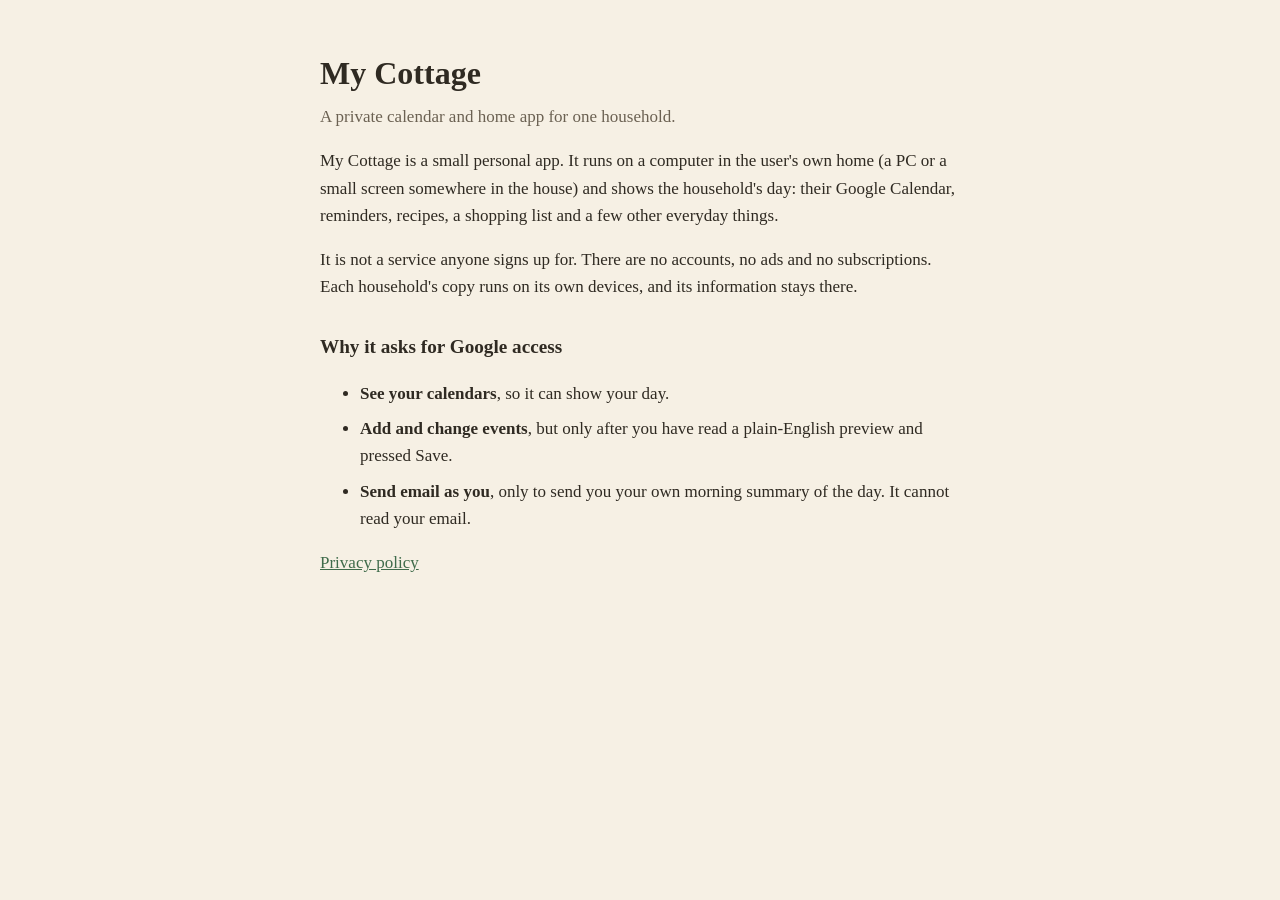
<file: index.html>
<!doctype html>
<html lang="en">
<head>
<meta charset="utf-8">
<meta name="viewport" content="width=device-width, initial-scale=1">
<title>My Cottage</title>
<link rel="stylesheet" href="style.css">
</head>
<body>
<main>
  <h1>My Cottage</h1>
  <p class="lede">A private calendar and home app for one household.</p>

  <p>My Cottage is a small personal app. It runs on a computer in the user's own
  home (a PC or a small screen somewhere in the house) and shows the
  household's day: their Google Calendar, reminders, recipes, a shopping list
  and a few other everyday things.</p>

  <p>It is not a service anyone signs up for. There are no accounts, no ads and
  no subscriptions. Each household's copy runs on its own devices, and its
  information stays there.</p>

  <h2>Why it asks for Google access</h2>
  <ul>
    <li><strong>See your calendars</strong>, so it can show your day.</li>
    <li><strong>Add and change events</strong>, but only after you have read a
      plain-English preview and pressed Save.</li>
    <li><strong>Send email as you</strong>, only to send you your own morning
      summary of the day. It cannot read your email.</li>
  </ul>

  <p><a href="privacy.html">Privacy policy</a></p>
</main>
</body>
</html>
</file>
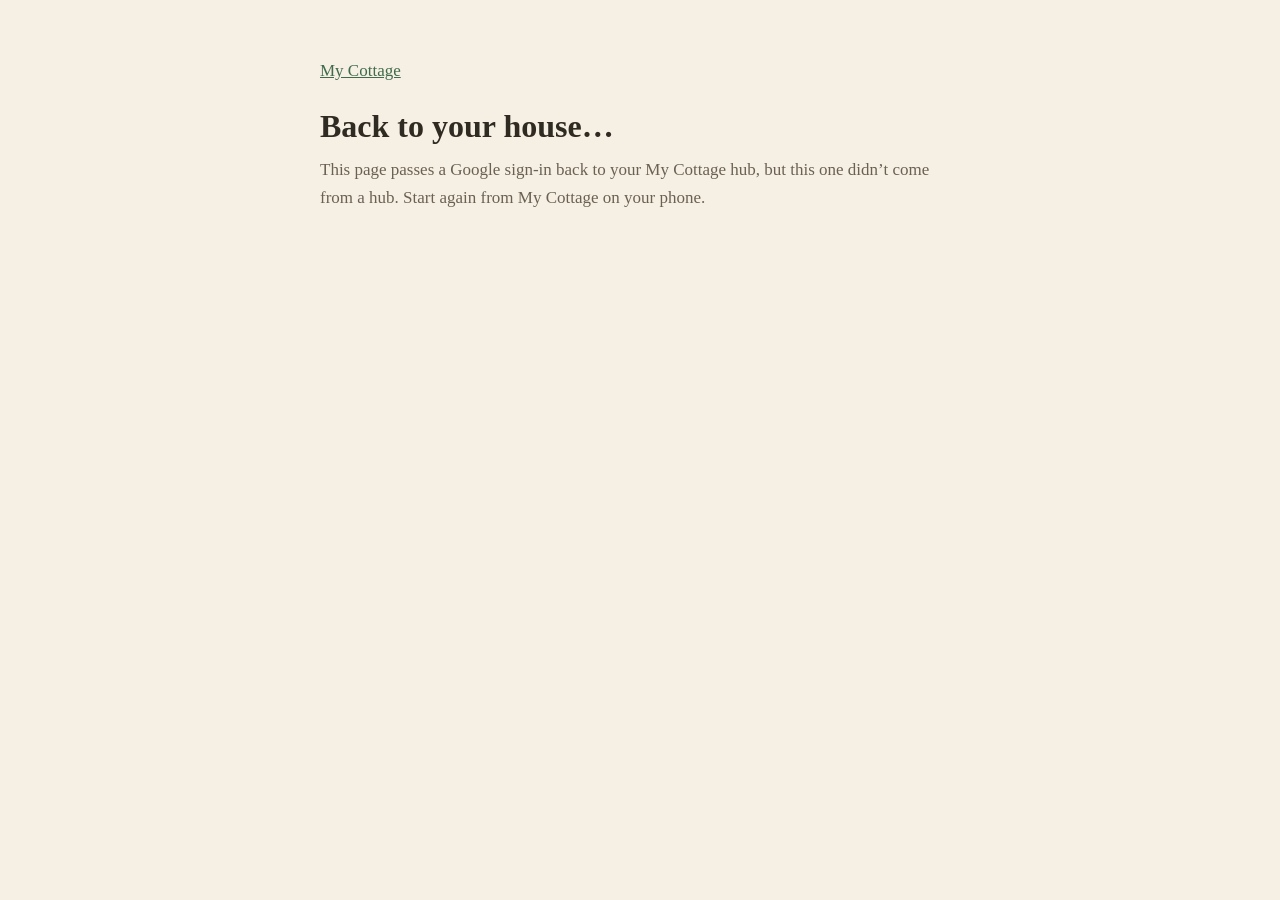
<file: connected.html>
<!doctype html>
<html lang="en">
<head>
<meta charset="utf-8">
<meta name="viewport" content="width=device-width, initial-scale=1">
<meta name="referrer" content="no-referrer">
<title>Back to your house · My Cottage</title>
<link rel="stylesheet" href="style.css">
</head>
<body>
<main>
  <p><a href="index.html">My Cottage</a></p>
  <h1>Back to your house…</h1>
  <p id="note" class="lede">Taking you back to your My Cottage hub to finish connecting your calendar.</p>
</main>
<script type="module" src="connected.js"></script>
</body>
</html>
</file>
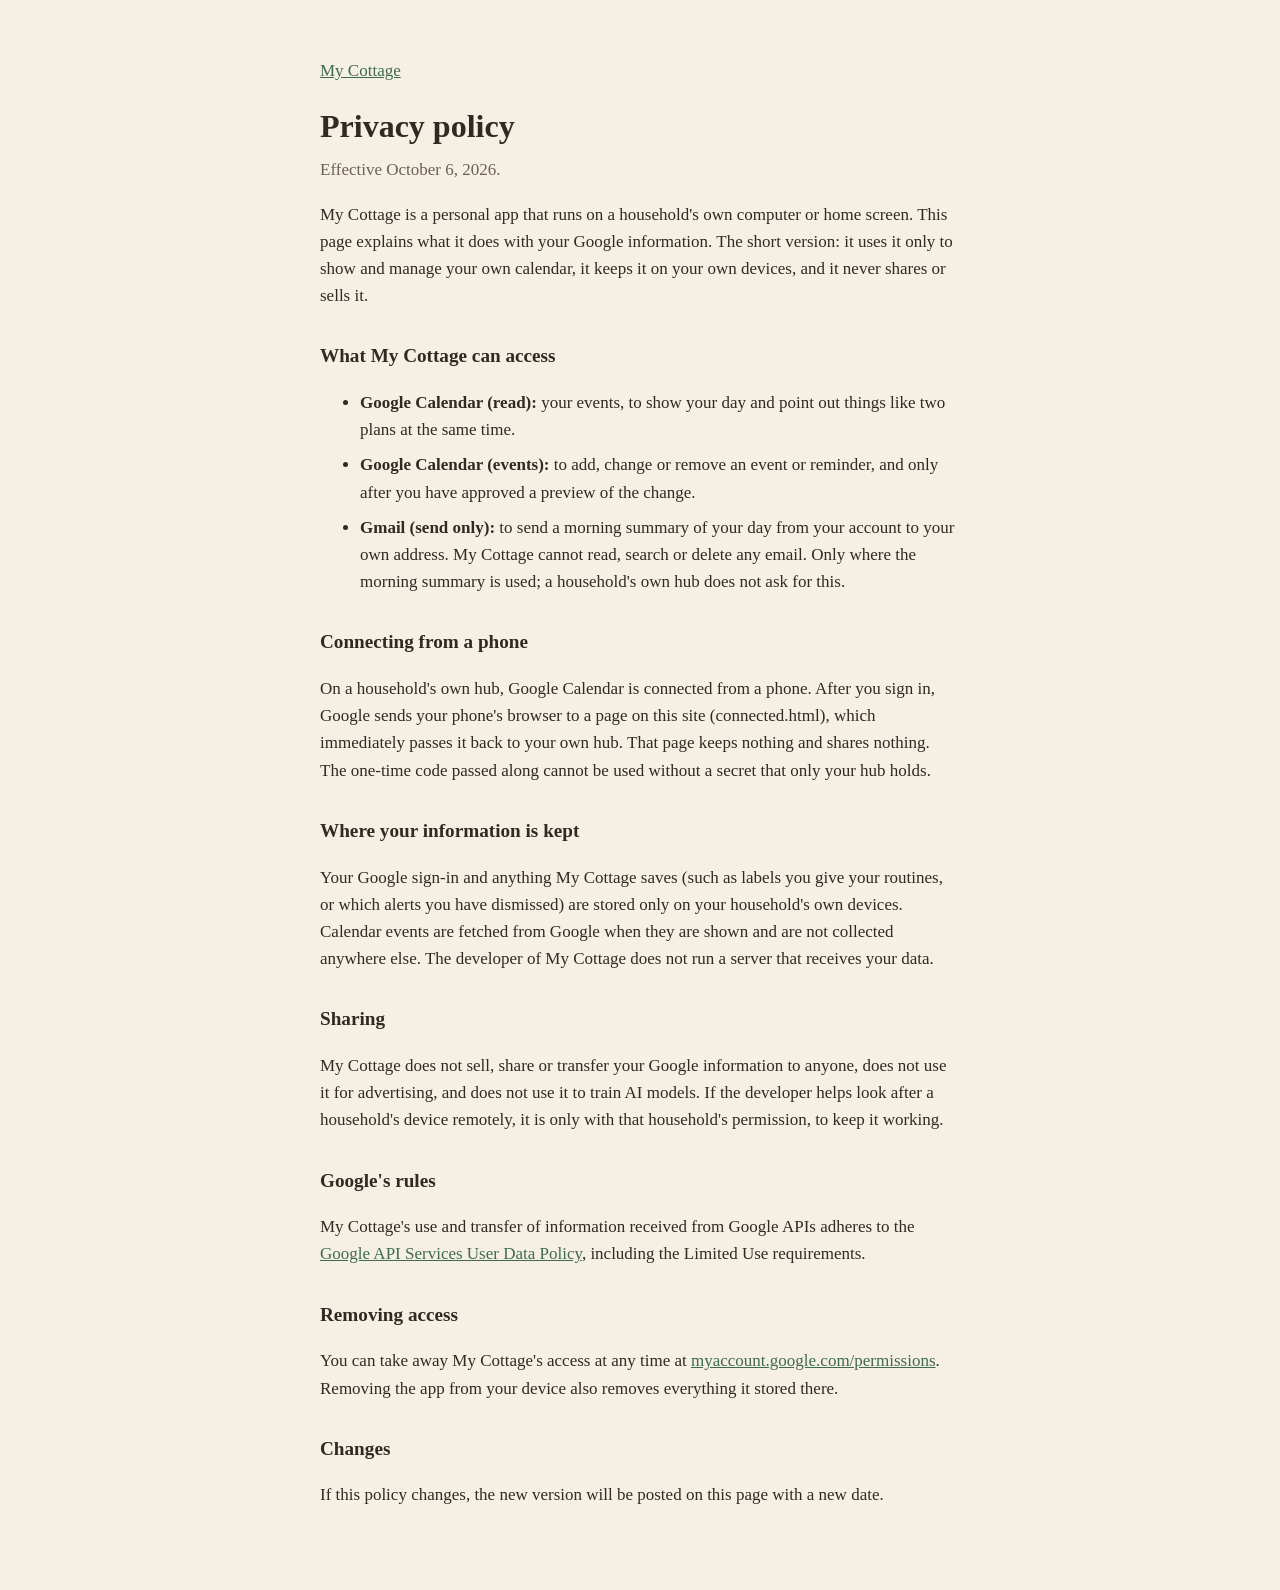
<file: privacy.html>
<!doctype html>
<html lang="en">
<head>
<meta charset="utf-8">
<meta name="viewport" content="width=device-width, initial-scale=1">
<title>My Cottage privacy policy</title>
<link rel="stylesheet" href="style.css">
</head>
<body>
<main>
  <p><a href="index.html">My Cottage</a></p>
  <h1>Privacy policy</h1>
  <p class="lede">Effective October 6, 2026.</p>

  <p>My Cottage is a personal app that runs on a household's own computer or
  home screen. This page explains what it does with your Google information.
  The short version: it uses it only to show and manage your own calendar,
  it keeps it on your own devices, and it never shares or sells it.</p>

  <h2>What My Cottage can access</h2>
  <ul>
    <li><strong>Google Calendar (read):</strong> your events, to show your day
      and point out things like two plans at the same time.</li>
    <li><strong>Google Calendar (events):</strong> to add, change or remove an
      event or reminder, and only after you have approved a preview of the
      change.</li>
    <li><strong>Gmail (send only):</strong> to send a morning summary of your
      day from your account to your own address. My Cottage cannot read,
      search or delete any email. Only where the morning summary is used; a
      household's own hub does not ask for this.</li>
  </ul>

  <h2>Connecting from a phone</h2>
  <p>On a household's own hub, Google Calendar is connected from a phone. After
  you sign in, Google sends your phone's browser to a page on this site
  (connected.html), which immediately passes it back to your own hub. That page
  keeps nothing and shares nothing. The one-time code passed along cannot be
  used without a secret that only your hub holds.</p>

  <h2>Where your information is kept</h2>
  <p>Your Google sign-in and anything My Cottage saves (such as labels you give
  your routines, or which alerts you have dismissed) are stored only on your
  household's own devices. Calendar events are fetched from Google when they
  are shown and are not collected anywhere else. The developer of My Cottage
  does not run a server that receives your data.</p>

  <h2>Sharing</h2>
  <p>My Cottage does not sell, share or transfer your Google information to
  anyone, does not use it for advertising, and does not use it to train AI
  models. If the developer helps look after a household's device remotely, it
  is only with that household's permission, to keep it working.</p>

  <h2>Google's rules</h2>
  <p>My Cottage's use and transfer of information received from Google APIs
  adheres to the
  <a href="https://developers.google.com/terms/api-services-user-data-policy">Google API Services User Data Policy</a>,
  including the Limited Use requirements.</p>

  <h2>Removing access</h2>
  <p>You can take away My Cottage's access at any time at
  <a href="https://myaccount.google.com/permissions">myaccount.google.com/permissions</a>.
  Removing the app from your device also removes everything it stored there.</p>

  <h2>Changes</h2>
  <p>If this policy changes, the new version will be posted on this page with
  a new date.</p>
</main>
</body>
</html>
</file>
<file: style.css>
/* Warm linen, like the app. Colours are named once so dark mode can swap them. */
:root {
  --page: #f6f0e4;
  --ink: #2f2a22;
  --muted: #6b6152;
  --link: #3f6b4a;
}
@media (prefers-color-scheme: dark) {
  :root { --page: #1f1c17; --ink: #efe7d8; --muted: #b9ad98; --link: #9cc7a4; }
}
body {
  margin: 0;
  background: var(--page);
  color: var(--ink);
  font: 17px/1.6 Georgia, "Times New Roman", serif;
}
main { max-width: 40rem; margin: 0 auto; padding: 2.5rem 16px 4rem; }
h1 { font-size: 2rem; margin: 0.5rem 0 0.25rem; }
h2 { font-size: 1.2rem; margin-top: 2rem; }
.lede { color: var(--muted); margin-top: 0; }
a { color: var(--link); }
li { margin-bottom: 0.5rem; }
</file>
